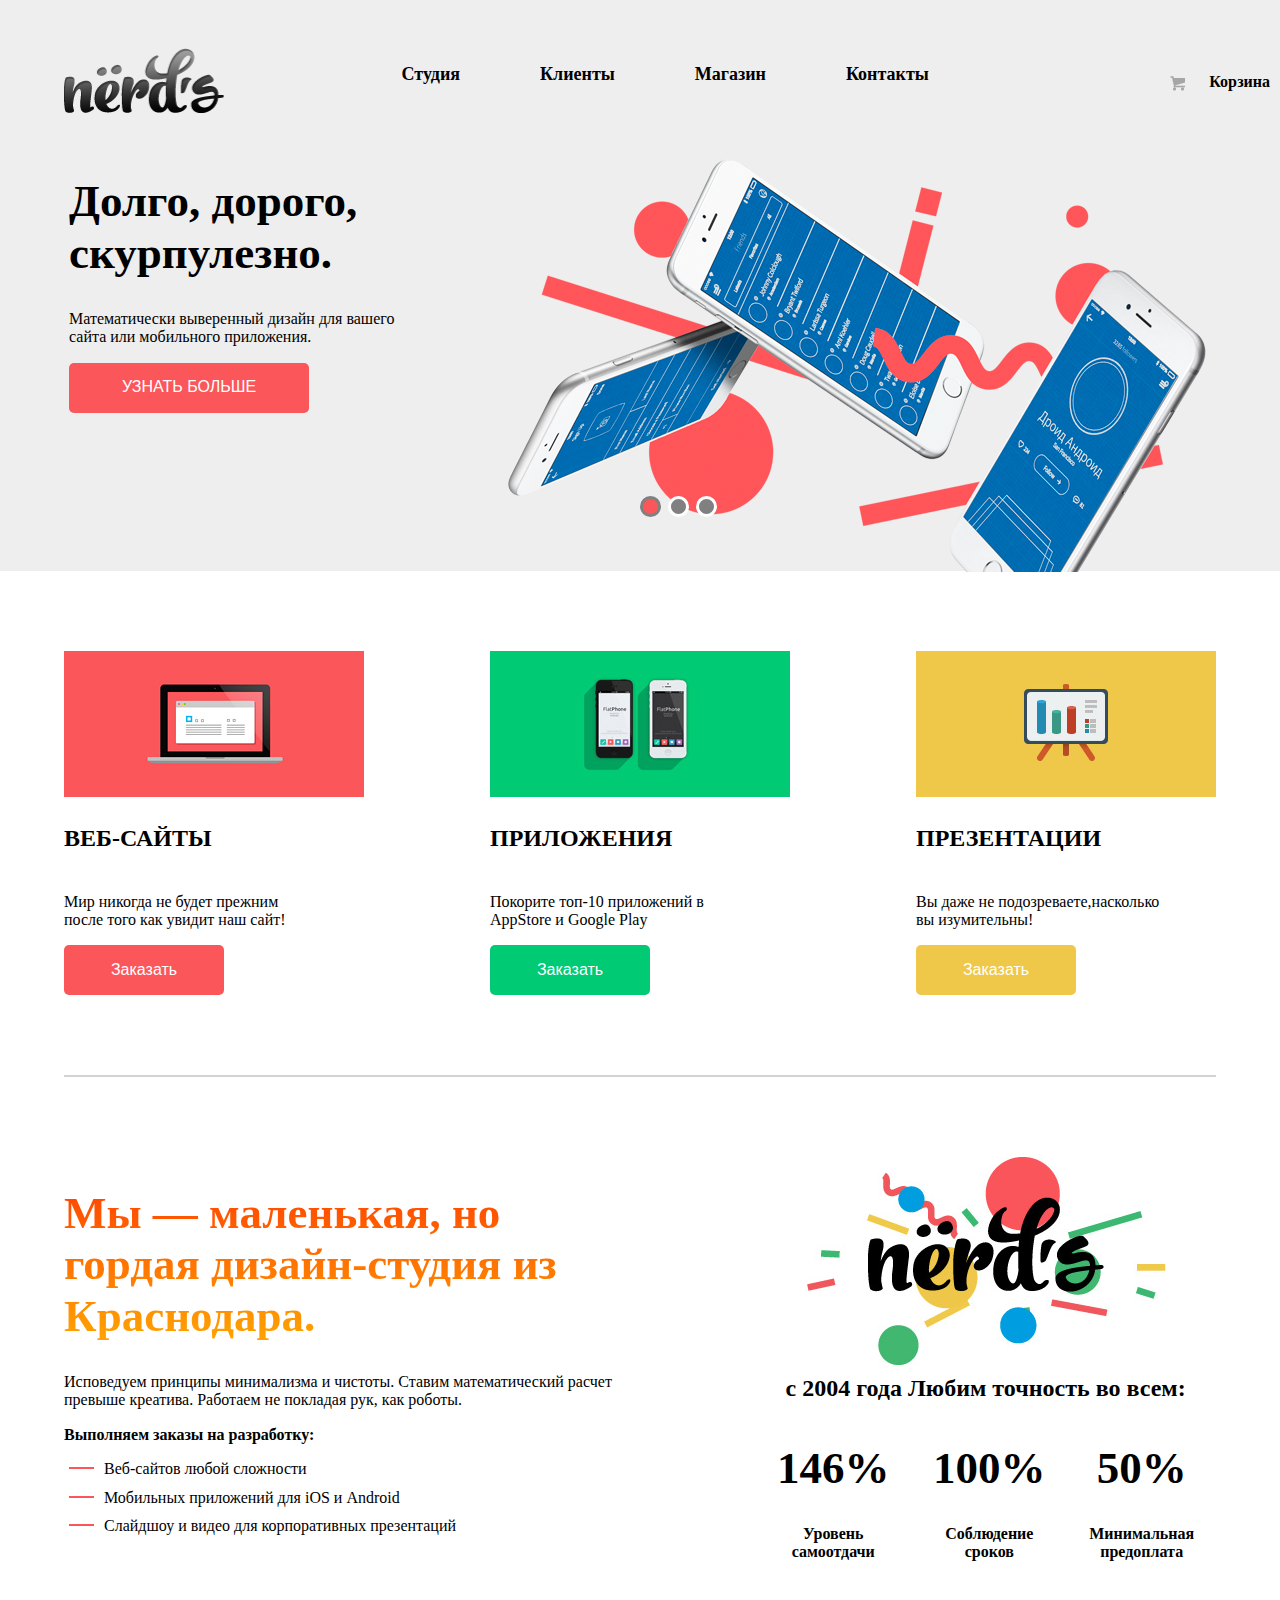
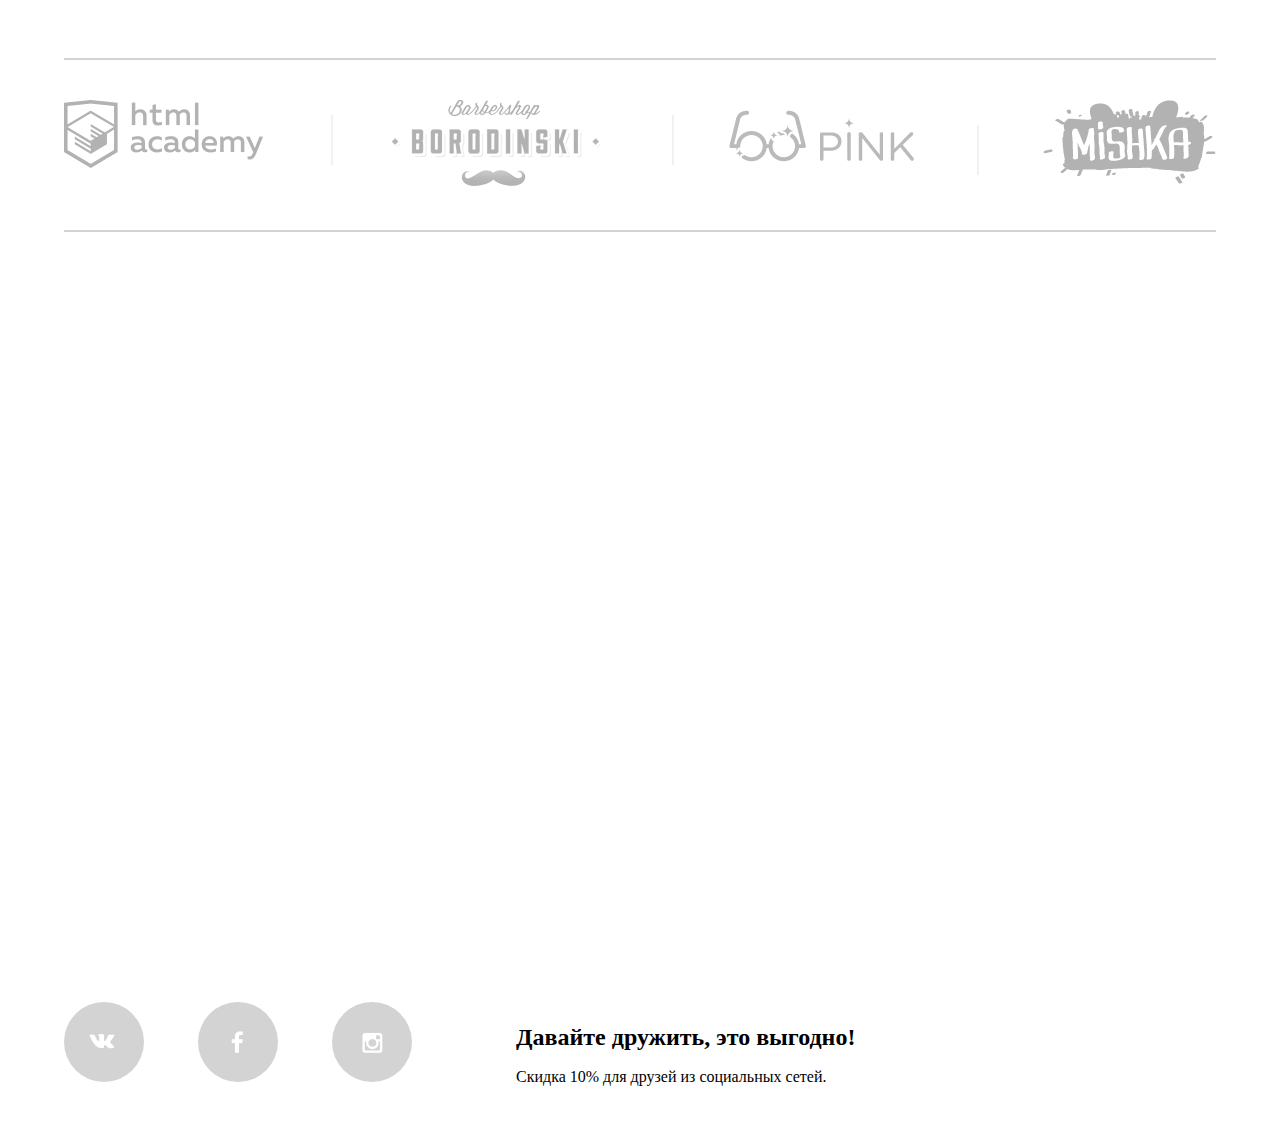
<file: index.html>
<!DOCTYPE html>
<html>
<head lang="ru">
	<meta charset="utf-8">
	<link rel="stylesheet" href="normalize.css">
	<link rel="stylesheet" href="css1.css">
	<link href="https://fonts.googleapis.com/css?family=Roboto&amp;subset=cyrillic" rel="stylesheet">
	<title>Nerds</title>
</head>
<body>
	<header>
		<nav>
		<div class="navi">	
			<div class="logo"><a href=""></a></div>
			<ul>
				<li><a href="">Студия</a></li>
				<li><a href="">Клиенты</a></li>
				<li><a href="D:\TRYES\Nerds\nerds-catalog.html">Магазин</a></li>
				<li><a href="">Контакты</a></li>
			</ul>
			<div class="box"><a href="" class="login">Корзина</a></div>
			<div class="slider">
				<input type="radio" name="slider1" id="slider1_1" checked="checked">
				<label for="slider1_1"></label>
				<input type="radio" name="slider1" id="slider1_2">
				<label for="slider1_2"></label>
				<input type="radio" name="slider1" id="slider1_3">
				<label for="slider1_3"></label>
				<div class="slider11 active">
				<div class="massege"><h1>Долго, дорого, скурпулезно.</h1><p>Математически выверенный дизайн для вашего сайта или мобильного приложения.</p><button>УЗНАТЬ БОЛЬШЕ</button></div>
				<div class="picture1"> </div>
			    </div>
			    <div class="slider22 hidden">
				<div class="massege"><h1 >Любим математику как никто другой</h1><p>Никакого креатива, только математические формулы для расчета идеальных пропорций.</p><button>УЗНАТЬ БОЛЬШЕ</button></div>
				<div class="picture2"> </div>
				</div>
				<div class="slider33 hidden">
				<div class="massege"><h1>Только ночь,только хардкор</h1><p>Работать днем, как все? Мы против этого.Ближе к полуночи работа только начинается.</p><button>УЗНАТЬ БОЛЬШЕ</button></div>
				<div class="picture3"> </div>
			</div>
		</div>
	</div>
		</nav>
	</header> 
<article>
	<div class="article">
	<div><img src="illustration-1.jpg" alt="Ноутбук" width="300" height="146"><h3>ВЕБ-САЙТЫ</h3><P class="select">Мир никогда не будет прежним после того как увидит наш сайт!</P><br><button name="red">Заказать</button></div>
	<div><img src="illustration-2.jpg" alt="Смартфон" width="300" height="146"><h3>ПРИЛОЖЕНИЯ</h3><p>Покорите топ-10 приложений в AppStore и Google Play</p><br><button name="green">Заказать</button></div>
	<div><img src="illustration-3.jpg" alt="Пюпитр" width="300" height="146"><h3>ПРЕЗЕНТАЦИИ</h3><P>Вы даже не подозреваете,насколько вы изумительны!</P><br><button name="yellow">Заказать</button></div>
	</div>
</article>
<article>
	<div class="about">
		<div class="text">
	<h1 class="colorful">Мы — маленькая, но гордая дизайн-студия из Краснодара.</h1>
	<p>Исповедуем принципы минимализма и чистоты. Ставим математический расчет превыше креатива. Работаем не покладая рук, как роботы.</p>
	<p style="font-weight: bold">Выполняем заказы на разработку:</p>
	<ul>
		<li>Веб-сайтов любой сложности</li>
		<li>Мобильных приложений для iOS и Android</li>
		<li>Слайдшоу и видео для корпоративных презентаций</li>
	</ul>
	    </div>
	<div class="pres">
		<div class="pic"></div>
		<h2>с 2004 года Любим точность во всем:</h2>
		<div><h1>146%</h1><p>Уровень <br>самоотдачи</p></div>
		<div><h1>100%</h1><p>Соблюдение <br>сроков<p></div>
		<div><h1>50%</h1><p>Минимальная <br>предоплата<p></div>
	</div>
	</div>
</article>
<aside>
	<div class="links">
		<a href="https://htmlacademy.ru/"></a>
		<a href="#"></a>
		<a href="#"></a>
		<a href="#"></a>
	</div>
</aside>
<footer>
	<iframe src="https://www.google.com/maps/embed?pb=!1m18!1m12!1m3!1d1998.598780459833!2d30.320926802881807!3d59.93879955621627!2m3!1f0!2f0!3f0!3m2!1i1024!2i768!4f13.1!3m3!1m2!1s0x4696310fca5ba729%3A0xea9c53d4493c879f!2z0JHQvtC70YzRiNCw0Y8g0JrQvtC90Y7RiNC10L3QvdCw0Y8g0YPQuy4sIDE5LCDQodCw0L3QutGCLdCf0LXRgtC10YDQsdGD0YDQsywgMTkxMTg2!5e0!3m2!1sru!2sru!4v1511271270458" width="800" height="600" frameborder="0" style="border:0" allowfullscreen></iframe>
	<div class="footer">
		<a href=""><DIV class="vk"><i></i> </DIV></a>
		<a href=""><DIV class="fb"><i></i> </DIV></a>
		<a href=""><DIV class="inst"> <i></i></DIV></a>
		<span>
		<h2>Давайте дружить, это выгодно!</h2>
		<p>Скидка 10% для друзей из социальных сетей.</p>
		</span>
	</div>
	<!-- <div class="adress"><h2>NERDS DESIGN STUDIO</h2><br><p>119186, Санкт-Петербург, ул. Б. Конюшенная, д. 19/8<br> тел. +7 (812) 275-75-75</p><button style="width: 220px; height: 50px; background-color: #fb565a; border: none; border-radius: 5px; color: white; margin-top: 30px">НАПИШИТЕ НАМ</button></div> -->
	<div class="popup"><h2>НАПИШИТЕ НАМ</h2>
		<form action="#" method="post">
			<label for="nam">Ваше имя<br>
			<input type="text"  id="name" placeholder="Представтесь, пожалуста">
			</label>
			<label for="mai">Ваш e-mail<br>
				<input type="email" id="mai" placeholder="Для отправки отчета">
			</label>
			<label for="let">Текст письма<br>
				<input type="text" id="let" placeholder="В свободной форме">
			</label >
			<button class="close"></button>
			<input type="submit" value="Отправить">
		</form>
	</div>
	<div class="modal-overlay visibility-hidden"> </div>
</footer>
<script src="js1.js"></script>
</body>
</html>
</file>
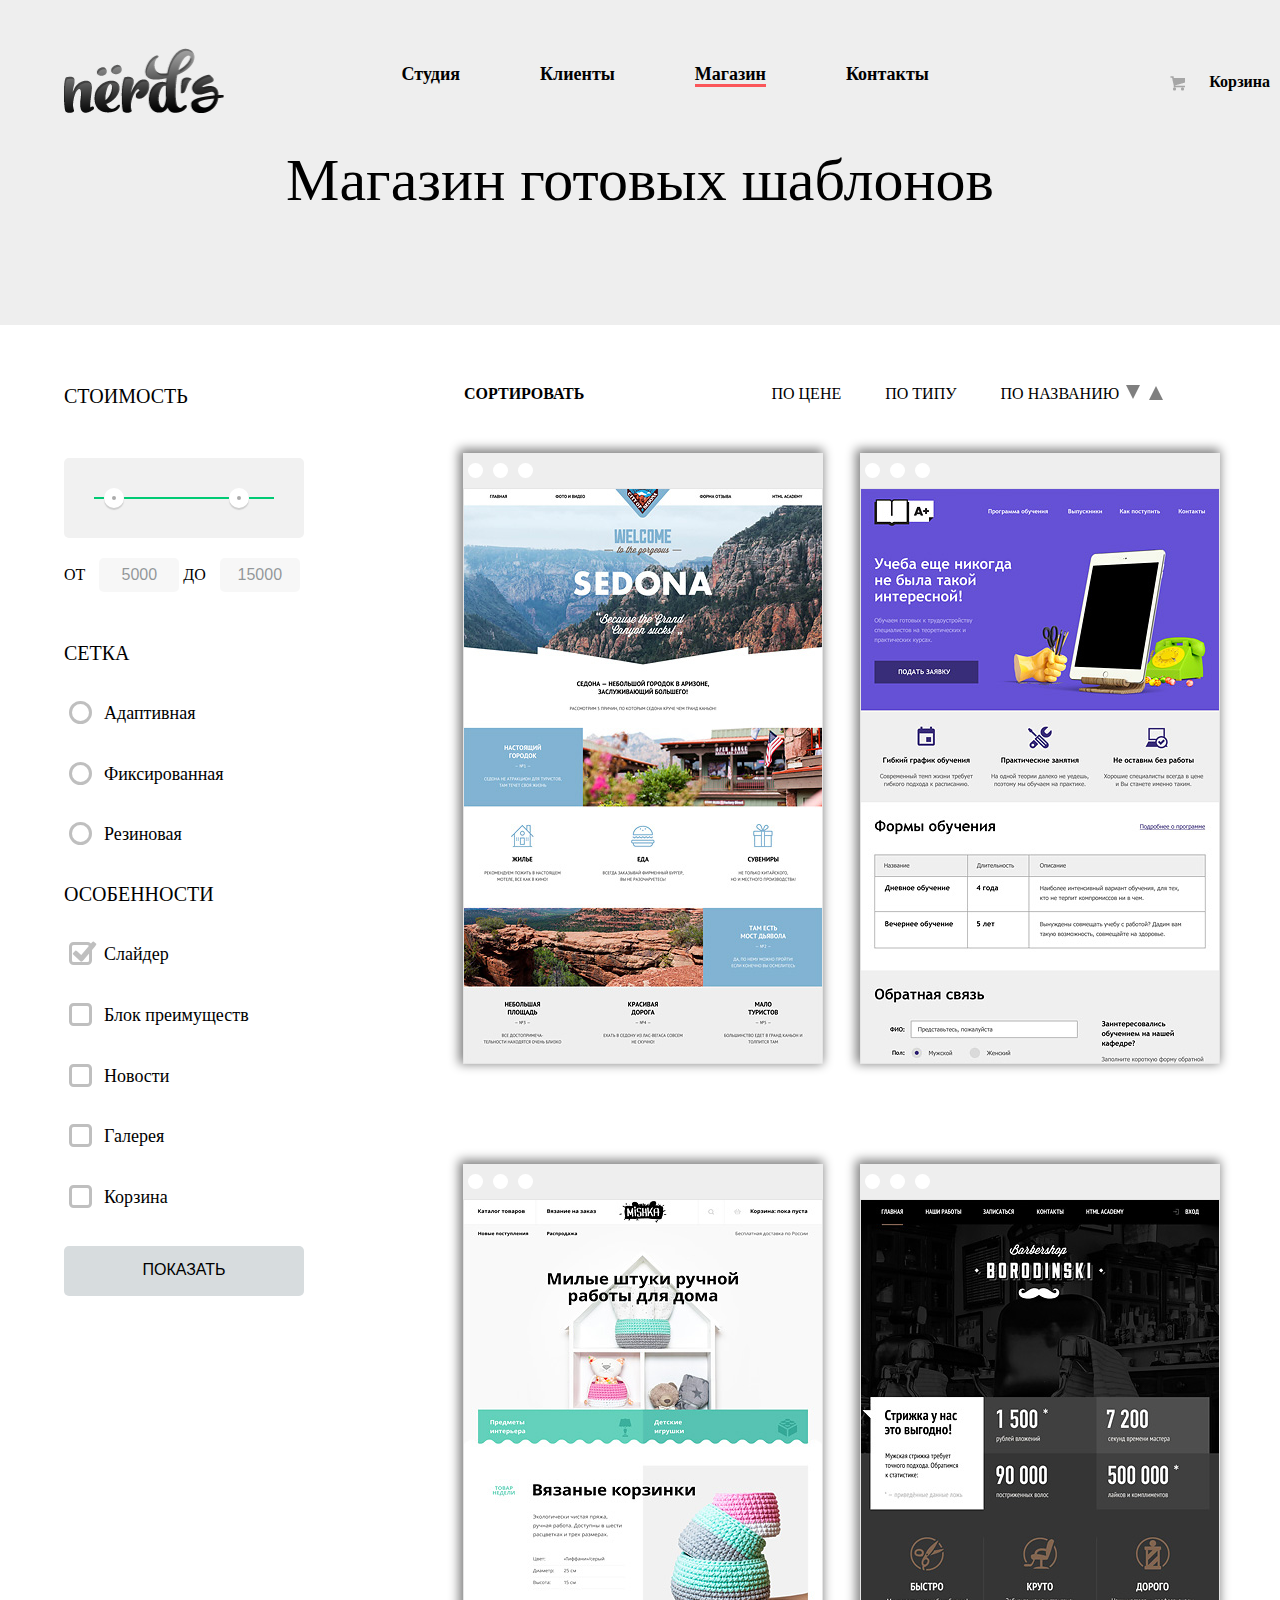
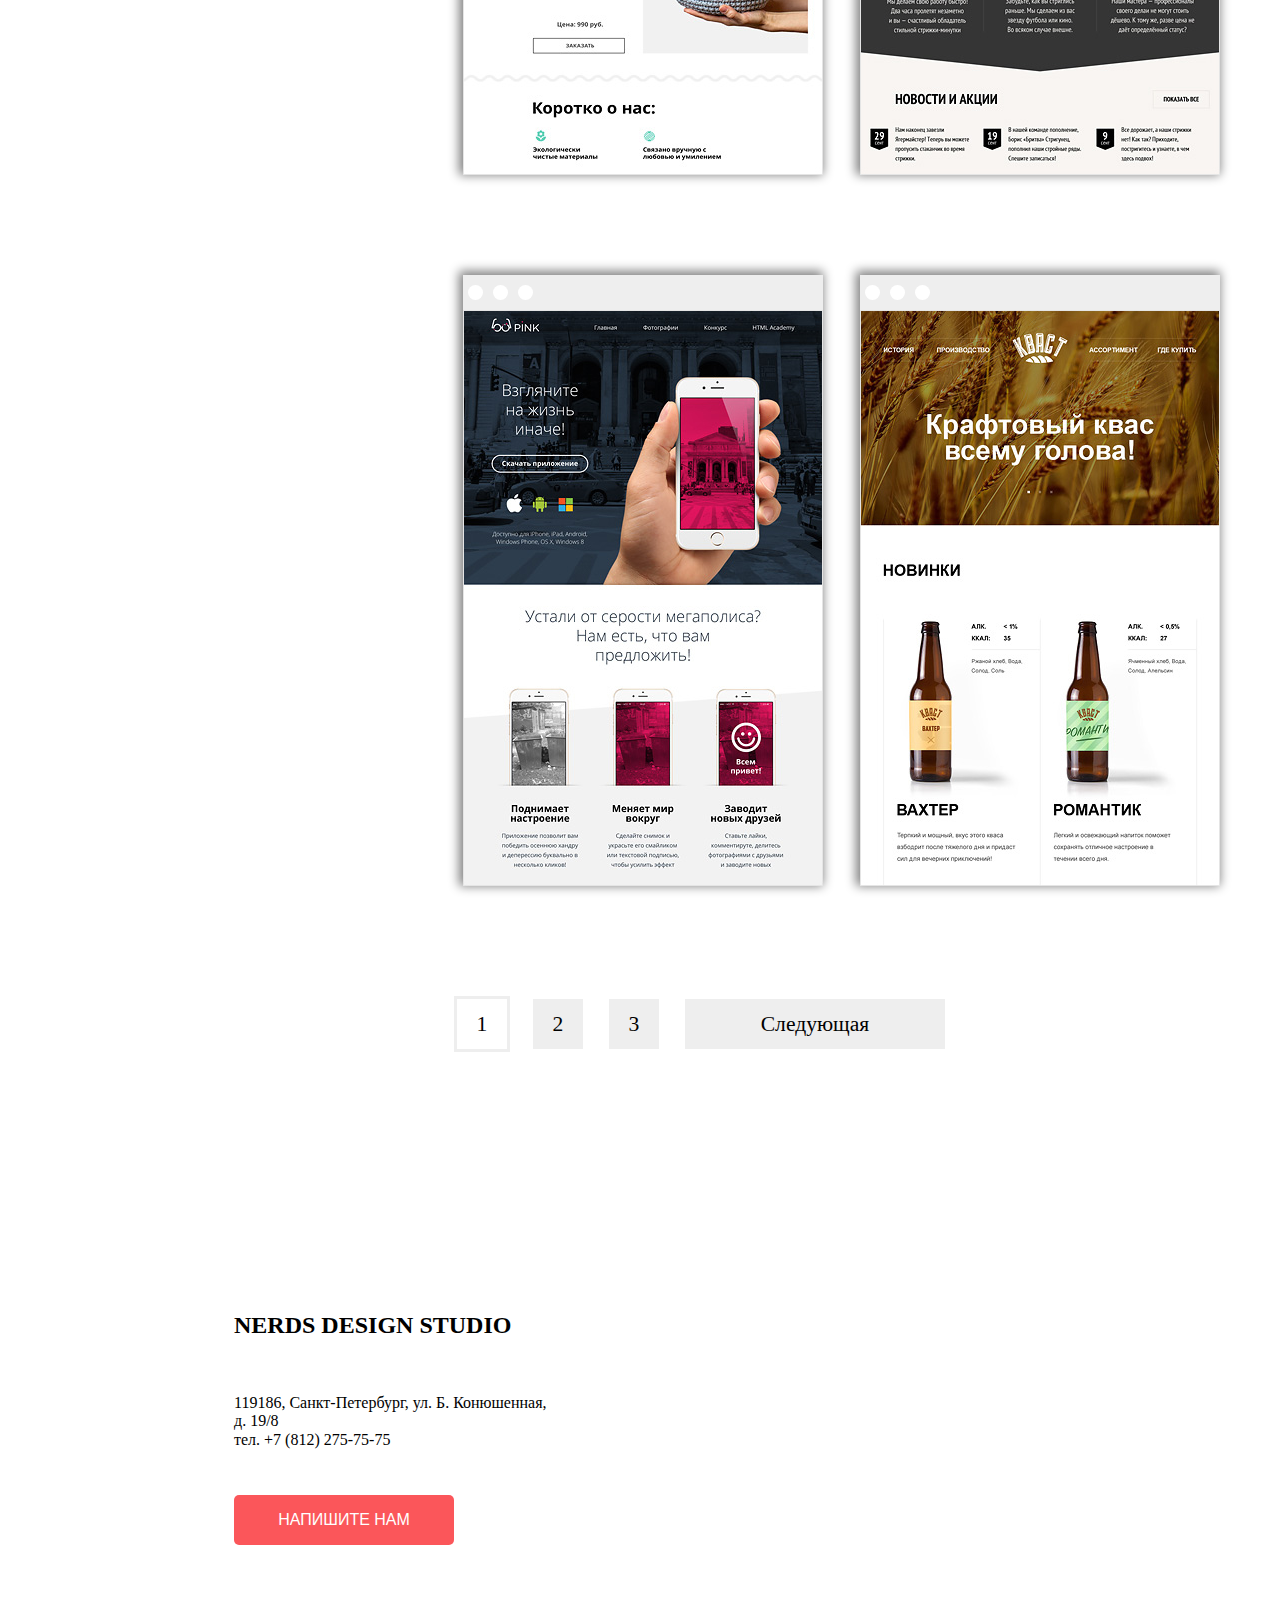
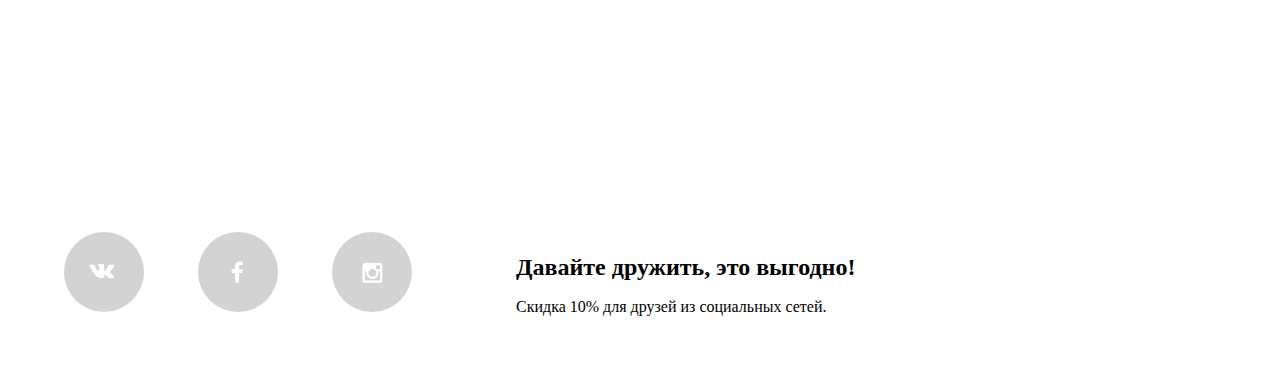
<file: nerds-catalog.html>
<!DOCTYPE html>
<html>
<head lang="ru">
	<meta charset="utf-8">
	<link rel="stylesheet" href="normalize.css">
	<link rel="stylesheet" href="css1.css">
	<link href="https://fonts.googleapis.com/css?family=Roboto&amp;subset=cyrillic" rel="stylesheet">
	<title>Nerds-catalog</title>
</head>
<body>
<header>
	<nav>
	<div class="navi">	
		<div class="logo"><a href=""></a></div>
		<ul>
			<li><a href="D:\TRYES\Nerds\index.html">Студия</a></li>
			<li><a href="">Клиенты</a></li>
			<li><a class="shop">Магазин</a></li>
			<li><a href="">Контакты</a></li>
		</ul>
		<div class="box"><a href="" class="login">Корзина</a></div>
		<span style="font-size: 60px">Магазин готовых шаблонов</span>
	</div>
	</nav>
</header>
<section>
	<div class="navigation">
		<span style="font-size: 20px;">СТОИМОСТЬ</span>
				<div class="range-filter">
					<div class="range-controls">
						<div class="scale">
							<div style="width: 100%" class="bar">
							</div>
						</div>
						<div class="toggle min-toggle"></div>
						<div class="toggle max-toggle"></div>
					</div>
					<div class="price-controls">
						ОТ <input type="text" name="min-price" value="5000"> ДО <input type="text" name="max-price" value="15000">
					</div>
				</div>
		<span style="font-size: 20px;" >СЕТКА</span>
		
		<ul class="net">
			<input type="radio" id="23" name="23"><label for="23"></label><li>Адаптивная</li>
			<input type="radio" id="24" name="23"><label for="24"></label><li>Фиксированная</li>
			<input type="radio" id="25" name="23"><label for="25"></label><li>Резиновая</li>
		</ul>
		<span style="font-size: 20px;" >ОСОБЕННОСТИ</span>
		<ul class="special">
			<input type="checkbox" id="31" name="31" checked="checked"><label for="31"></label><li>Слайдер</li>
			<input type="checkbox" id="32" name="31"><label for="32"></label><li>Блок преимуществ</li>
			<input type="checkbox" id="33" name="31"><label for="33"></label><li>Новости</li>
			<input type="checkbox" id="34" name="31"><label for="34"></label><li>Галерея</li>
			<input type="checkbox" id="35" name="31"><label for="35"></label><li>Корзина</li>
		</ul>
		<button type="button">ПОКАЗАТЬ</button>
	</div>
	<div class="window">
	<div class="example">
			<div class="sort">
				<span>СОРТИРОВАТЬ</span>
			</div>
			<div class="chose">
				<span>ПО ЦЕНЕ</span>
				<span>ПО ТИПУ</span>
				<span>ПО НАЗВАНИЮ</span>
			</div>
	</div>
	<div class="exsamples">
			<div class="option">
				<i></i><i></i><i></i>
				<img src="img-sedona.jpg" width="360" height="576">
				<div class="hover">
					<b><span>SEDONA</span><br><span>Информационный сайт для туристов</span><br><button type="button">9 900 РУБ.</button></b>
				</div>
			</div>
			<div class="option">
				<i></i><i></i><i></i>
				<img src="img-aplus.jpg" width="360" height="576">
				<div class="hover">
					<b><span>APLUS</span><br><span>Информационный сайт</span><br><button type="button">9 900 РУБ.</button></b>
				</div>
			</div>
			<div class="option">
				<i></i><i></i><i></i>
				<img src="img-mishka.jpg" width="360" height="576">
				<div class="hover">
					<b><span>MISHKA</span><br><span>Информационный</span><br><button type="button">9 900 РУБ.</button></b>
				</div>
			</div>
			<div class="option">
				<i></i><i></i><i></i>
				<img src="img-barbershop.jpg" width="360" height="576">
				<div class="hover">
					<b><span>BARBERSHOP</span><br><span>Информационный сайт</span><br><button type="button">9 900 РУБ.</button></b>
				</div>
			</div>
			<div class="option">
				<i></i><i></i><i></i>
			<img src="img-pink.jpg" width="360" height="576">
				<div class="hover">
					<b><span>PINK</span><br><span>Информационный сайт</span><br><button type="button">9 900 РУБ.</button></b>
				</div>
			</div>
			<div class="option">
				<i></i><i></i><i></i>
			<img src="img-kvast.jpg" width="360" height="576">
				<div class="hover">
					<b><span>KVAS</span><br><span>Информационный сайт</span><br><button type="button">9 900 РУБ.</button></b>
				</div>
			</div>
	</div>
		<nav>
			<div class="nav">
				<a href="" class="activlink">1</a>
				<a href="">2</a>
				<a href="">3</a>
				<a href="">Следующая</a>
			</div>
		</nav>
	</div>
	


</section>	
<footer>
	<iframe src="https://www.google.com/maps/embed?pb=!1m18!1m12!1m3!1d1998.598780459833!2d30.320926802881807!3d59.93879955621627!2m3!1f0!2f0!3f0!3m2!1i1024!2i768!4f13.1!3m3!1m2!1s0x4696310fca5ba729%3A0xea9c53d4493c879f!2z0JHQvtC70YzRiNCw0Y8g0JrQvtC90Y7RiNC10L3QvdCw0Y8g0YPQuy4sIDE5LCDQodCw0L3QutGCLdCf0LXRgtC10YDQsdGD0YDQsywgMTkxMTg2!5e0!3m2!1sru!2sru!4v1511271270458" width="800" height="600" frameborder="0" style="border:0" allowfullscreen></iframe>
	<div class="footer">
		<a href=""><DIV class="vk"><i></i> </DIV></a>
		<a href=""><DIV class="fb"><i></i> </DIV></a>
		<a href=""><DIV class="inst"> <i></i></DIV></a>
		<span>
		<h2>Давайте дружить, это выгодно!</h2>
		<p>Скидка 10% для друзей из социальных сетей.</p></span>
	</div>
	<div class="adress"><h2>NERDS DESIGN STUDIO</h2><br><p class="select">119186, Санкт-Петербург, ул. Б. Конюшенная, д. 19/8<br> тел. +7 (812) 275-75-75</p><button style="width: 220px; height: 50px; background-color: #fb565a; border: none; border-radius: 5px; color: white; margin-top: 30px">НАПИШИТЕ НАМ</button></div>
	<div class="popup"><h2>НАПИШИТЕ НАМ</h2>
		<form action="#" method="post">
			<label for="nam">Ваше имя<br>
			<input type="name" name="" id="nam" placeholder="Представтесь, пожалуста">
			</label>
			<label for="mai">Ваш e-mail<br>
				<input type="email" name="" id="mai" placeholder="Для отправки отчета">
			</label>
			<label for="let">Текст письма<br>
				<input type="text" name="" id="let" placeholder="В свободной форме">
			</label >
			<button class="close"></button>
			<input type="submit" value="Отправить">
		</form>
	</div>
</footer>
<script src="js1.js"></script>
</body>
</html>
</file>
<file: css1.css>
body{
	background-color: #ffffff;
    width: 100%;
    font-family: 'Roboto', 'Tahoma' sans-serif;
}
.visibility-hidden{
    display: none;
}

p::selection{
    background: Tomato;
    color: white;
}


img{
    max-width: 100%;
    height: auto;
}
h1{
    font-size: 45px;
}
h2,
h3{
    font-size: 24px;
}
p{
    font-size: 16px;
}
.navi{
    display: flex;
    justify-content: space-between;
    background-color: #eeeeee;
    width: 100%;
    flex-wrap: wrap;
    padding-top: 48px;
}
.colorful{
    background: -webkit-linear-gradient(OrangeRed, Orange);
    -webkit-text-fill-color: transparent;
    -webkit-background-clip:text;
}
.logo{
	background-image: url("spritesheet.png");
    background-repeat: no-repeat; 
    display: block;   
    width: 13%;
    height: 65px;
    background-position: -5px -1113px;
    margin-left: 5%;

}
.logo:hover{
    opacity: 0.8;
    transition-property: opacity;
    transition-duration: 0.2s;

}
.logo:active{
    opacity: 0.3;
    transition-property: opacity;
    transition-duration: 0.1s;
}


nav ul{
    display: flex;
	list-style: none;
}

nav li{
    text-align: center;
    font-size: 18px;
    margin-left: 40px;
    margin-right: 40px; 
    align-self: center;
    font-weight: bold;
    padding-bottom: 15px;
   
    
}
nav a{
    text-decoration: none;
    color: black;
}
nav a:hover{
    color: rgb(251, 86, 90);
    transition-property: color;
    transition-duration: 0.2s;
}
nav a:active{
    color: black;
    opacity: 0.3;
    transition-property: color, opacity;
    transition-duration: 0.2s;
}


.box{
    position: relative;
    margin: 10px;
    width: 200px;
    text-align: right;
    align-self: center;
    font-weight: bold;

}
.box:hover{
    color: rgb(251, 86, 90);
    transition-property: color;
    transition-duration: 0.2s;
}
.box:active{
    opacity: 0.3;
    transition-property: color, opacity;
    transition-duration: 0.2s;
}


.box::after{
    content: "";
    position: absolute;
    background-image: url(spritesheet.png);
    background-repeat: no-repeat;
    display: block;
    width: 15px;
    height: 15px;
    background-position: -5px -5px;
    top: 3px;
    left: 50%;
}

.slider{
    position: relative;
    width: 100%;
    height: 455px;
    margin-left: 5%;
    margin-right: 5%;
}

.massege{
    position: relative;
    width: 30%;
    padding: 5px;
    float: left;
}

.massege button{
    width: 240px; 
    height: 50px; 
    background-color: #fb565a;
    border: none;
    border-radius: 5px;
    color: #ffffff;
}
.massege button:hover{
    background-color: #e74246;
    transition-property: background-color;
    transition-duration: 0.3s;
    box-shadow: 0 0 3px 1px #fb565a;
}
.massege button:active{
    background-color: #d7373b;
    color: rgba(255, 255, 255, 0.3);
    border-top: 4px solid #c13135;
}

.picture1{
    background-image: url(slide1.png);
    background-repeat: no-repeat;
    width: 698px;
    height: 413px; 
    float: right;
    margin-right: 10px;
    margin-top: 18px;
    padding-bottom: 0;
}
.picture2{
    background-image: url(slide2.png);
    background-repeat: no-repeat;
    width: 663px;
    height: 430px; 
    float: right;
    
}
.picture3{
    background-image: url(slide3.png);
    background-repeat: no-repeat;
    width: 759px;
    height: 411px; 
    float: right;
    margin-top: 20px;
}
.active{
    display: block;
    animation-name: rise;
    animation-duration: 1.5s;
    
}
.hidden{
    display: none;
    
}

input[name="slider1"]{
    display: none;
}

input[name="slider1"]+label{
    position: relative;
    display: inline-block;
    width: 15px;
    height: 15px;
    border-radius: 50%;
    background: grey;
    border: 3px solid white;
    top: 380px;
    left: 50%;
    text-align: center;
    cursor: pointer;
    z-index: 100;
    margin-right: 3px;
    transition-property: border; 
    transition-property: background;
    transition-duration: 0.3s; 
}
input[name="slider1"]+label:hover{
    background: white;
    border: 3px solid grey;
}
input[name="slider1"]:checked+label{
    background: #fb565a;
    border: 3px solid grey;
}

.article{
    margin-top: 80px;
    display: flex;
    justify-content: space-between;
    margin-left: 5%;
    margin-right: 5%;
    border-bottom: 2px solid lightgray;
    padding-bottom: 80px;

}
.article button{
    width: 160px;
    height: 50px;
    border: none;
    border-radius: 5px; 
    color:white;
}
button[name="red"]{
    background-color: #fb565a;
}
button[name="red"]:hover{
    background-color: #e74246;
    transition-property: background-color;
    transition-duration: 0.3s;
    box-shadow: 0 0 3px 1px #fb565a;
}
button[name="red"]:active{
    background-color: #d7373b;
    color: rgba(255, 255, 255, 0.3);
    border-top: 4px solid #c13135;
}
button[name="green"]{
    background-color: #00ca74;
}
/*color="#00ca74" зеленый*/
/*color="#00bc6c" наведение*/
/*color="#00aa62" нажатие*/
button[name="green"]:hover{
    background-color: #00bc6c;
    transition-property: background-color;
    transition-duration: 0.3s;
    box-shadow: 0 0 3px 1px #00ca74;
}
button[name="green"]:active{
    background-color: #00aa62;
    color: rgba(255, 255, 255, 0.3);
    border-top: 4px solid #33cc00;
}
button[name="yellow"]{
    background-color: #efc84a;
}
button[name="yellow"]:hover{
    background-color: #eab534;
    transition-property: background-color;
    transition-duration: 0.3s;
    box-shadow: 0 0 3px 1px #fb565a;
}
button[name="yellow"]:active{
    background-color: #e5a722;
    color: rgba(255, 255, 255, 0.3);
    border-top: 4px solid #e6b800;
}
/*color="#efc84a" желтый*/
/*color="#eab534" наведение*/
/*color="#e5a722" нажатие*/

.article p{
    display: inline-block;
    width: 245px;
}

.about{
    margin-left: 5%;
    margin-right: 5%;
    margin-top: 80px;
    display: flex;
    flex-wrap: wrap;
    border-bottom: 2px solid lightgray;
    padding-bottom: 80px;
}
.about ul{
    
    list-style: none;
}
.about li{
    position: relative;
    margin-top: 10px;
}
.about li:before{
    content: "";
    position: absolute;
    width: 25px;
    height: 2px;
    background-color: #fb565a;
    top: 7px;
    left: -35px;
}

.text{
   width: 50%;
}

.pres{
    width: 40%;
    display: flex;
    flex-wrap: wrap;
    text-align: center;
    margin-left: auto;


}

.pres h2{
    margin: auto;
    margin-bottom: 10px;
    margin-top: 10px;
    width: 100%;
}
.pres div{
    font-weight: bold;
    margin: auto;
}
.pic{
    background-image: url(spritesheet.png);
    background-repeat: no-repeat;
    display: block;
    width: 360px;
    height: 208px;
    background-position: -5px -895px;
    margin-left: auto;
    margin-right: auto;
}
.links{
    padding-top: 40px;
    padding-bottom: 40px;
    margin-left: 5%;
    margin-right: 5%;
    display: flex;
    justify-content: space-between;
    border-bottom: 2px solid lightgray;
}
.links a:nth-child(1){
    display: block;
    background-image: url(spritesheet.png);
    background-repeat: no-repeat;
    width: 199px;
    height: 68px;
    background-position: -5px -561px;
    opacity: 0.3;
    position: relative;
}
.links a:nth-child(1):hover{
    opacity: 1;
}
.links a:nth-child(1):active{
    opacity: 0.3;
}
.links a:nth-child(1)::after{
    content: "";
    position: absolute;
    width: 2px;
    height: 50px;
    background-color: lightgray;
    right: -35%;
    top: 15px;
}

.links a:nth-child(2){
    display: block;
    background-image: url(spritesheet.png);
    background-repeat: no-repeat;
    width: 209px;
    height: 90px;
    background-position: -5px -639px;
    opacity: 0.3;
    position: relative;

}
.links a:nth-child(2):hover{
    opacity: 1;
}
.links a:nth-child(2):active{
    opacity: 0.3;
}
.links a:nth-child(2)::after{
    content: "";
    position: absolute;
    width: 2px;
    height: 50px;
    background-color: lightgray;
    right: -35%;
    top: 15px;
}
.links a:nth-child(3){
    display: block;
    background-image: url(spritesheet.png);
    background-repeat: no-repeat;
    width: 185px;
    height: 52px;
    background-position: -5px -739px;
    opacity: 0.3;
    position: relative;
    margin-top: 10px;


}
.links a:nth-child(3):hover{
    opacity: 1;
}
.links a:nth-child(3):active{
    opacity: 0.3;
}
.links a:nth-child(3)::after{
    content: "";
    position: absolute;
    width: 2px;
    height: 50px;
    background-color: lightgray;
    right: -35%;
    top: 15px;
}
.links a:nth-child(4){
    background-image: url(spritesheet.png);
    background-repeat: no-repeat;
    display: block;
    width: 173px;
    height: 84px;
    background-position: -5px -801px;
    opacity: 0.3;
}
.links a:nth-child(4):hover{
    opacity: 1;
}
.links a:nth-child(4):active{
    opacity: 0.3;
}
footer{
    display: flex;
    position: relative;
    padding-top: 70px;
    padding-bottom: 40px;
    /*height: 300px;*/
    margin-left: 5%;
    margin-right: 5%;
    flex-wrap: wrap;
    flex: 0 0 auto;
    
}


.footer div{
    display: inline-block;
    position: relative;
    width: 80px;
    height: 80px;
    background: lightgray;
    border-radius: 50%;
    margin-right: 50px;
}
.footer div:hover{
    background-color:#e74246;
}

.vk i{
    position: absolute;
    display: block;
    background-image: url(spritesheet.png);
    background-repeat: no-repeat;
    display: block;
    width: 26px;
    height: 15px;
    background-position: -5px -1188px;
    top: 32px;
    left: 25px;
}

.fb i{
    position: absolute;
    display: block;
    background-image: url(spritesheet.png);
    background-repeat: no-repeat;
    display: block;
    width: 12px;
    height: 22px;
    background-position: -5px -30px;
    top: 29px;
    left: 33px;
    
}
.inst i{
    position: absolute;
    display: block;
    background-image: url(spritesheet.png);
    background-repeat: no-repeat;
    display: block;
    width: 21px;
    height: 21px;
    background-position: -5px -530px;
    top: 30px;
    left: 30px;
}
.footer span{
    display: inline-block;
    line-height: 20px;
    margin-left: 50px;
}
iframe{
    width: 100%;
    margin-bottom: 100px;
}
.adress{
    position: absolute;
    background-color: #ffffff;
    width: 320px;
    height: 310px;
    padding: 30px;
    top: 200px;
    left: 140px;
}
.modal-overlay{
    position: fixed;
    top: 0;
    left: 0;
    width: 100%;
    height: 100%;
    background-color: rgba(0, 0, 0, 0.5);
    z-index: 120;
}
.popup{
    position: fixed;
    top: 20%;
    left: 15%;
    width: 60%;
    height: 380px;
    background-color: #ffffff;
    z-index: 20;
    padding: 80px 60px;
    display: none;
    z-index: 150;

}
.popup-show{
    display: block;
    animation-name: bounce;
    animation-duration: 0.6s;
}
form{
    display: flex;
    flex-wrap: wrap;
    width: 100%;
    margin: auto;

}
label{
    font-weight: bold;
}
#name{
    outline: none;
    width: 330px;
    height: 40px;
    margin-right: 17px;
    margin-top: 5px;
    margin-bottom: 15px;
    padding: 3px 7px;
    border: 2px solid black;
    opacity: 0.5;
}
#name:focus{
    opacity: 1;
}
input[type="email"]{
    width: 330px;
    height: 40px;
    margin-top: 5px;
    padding: 3px 7px;
    border: 2px solid black;
    opacity: 0.5;
    outline: none;
    
}
input[type="email"]:focus{
    opacity: 1;
}
label[for="mai"]{
    margin-left: 20px;
}
input[type="text"]{
    width: 725px;
    padding-bottom: 110px;
    padding-top: 7px;
    padding-left: 7px;
    margin-top: 5px;
    border: 2px solid black;
    opacity: 0.5;
    outline: none;

}
input[type="text"]:focus{
    opacity: 1;
}
input[type="submit"]{
    width: 240px; 
    height: 50px; 
    background-color: #fb565a;
    border: none;
    border-radius: 5px;
    color: #ffffff;
    margin-top: 50px;
}

.close{
    position: absolute;
    width: 20px;
    height: 20px;
    top: 110px;
    right: 70px;
    background: none;
    border: none;
    cursor: pointer;
}
.close::before,
.close::after{
    content: "";
    position: absolute;
    width: 17px;
    top: 8px;
    right: 1px;
    height: 3px;
    background-color: red;
}
.close::before{
    transform: rotate(45deg);
}
.close::after{
    transform: rotate(-45deg);
}
.btnclose{
    animation-name: bounce-back;
    animation-duration: 0.6s;
    display: none;
}

@keyframes bounce{
    0% { transform: translateY(-2000px); }
    70% { transform: translateY(30px); }
    90% { transform: translateY(-10px); }
    100% { transform: translateY(0); }
}
@keyframes bounce-back{
    0% { transform: translateY(0); }
    70% { transform: translateY(-10px); }
    90% { transform: translateY(30px); }
    100% { transform: translateY(-2000px); }
} 

@keyframes rise{
    0% {opacity: 0}
    100% {opacity: 1;}
} 

/*Стриница 2 catalog*/

.shop{
    border-bottom: 3px solid #fb565a;
    
}

nav span{
    margin-left: auto;
    margin-right: auto;
    margin-bottom: 110px;
    margin-top: 30px;
}

section{
    display: flex;
    flex-direction: row;

}
.range-filter{
    width: 240px;
    margin: 50px auto;
}
.range-controls{
    position: relative;
    height: 80px;
    margin-bottom: 15px;
    padding: 0 30px;
    background: #F1F1F1;
    border-radius: 5px;
    overflow: hidden;
}
.range-controls .scale{
    margin-top: 39px;
    height: 2px;
    background: #d7dcde;
}
.range-controls .bar{
    height: 2px;
    background: #00ca74;
}
.range-controls .toggle{
    position: absolute;
    top: 30px;
    left: 30px;
    width: 4px;
    height: 4px;
    border: 8px solid white;
    background: #ababab;
    cursor: pointer;
    border-radius: 50%;
    box-shadow: 0 2px 1px 0 #cfcfcf;
    z-index: 150;
}
.range-controls .min-toggle{
    left: 40px;
}
.range-controls .max-toggle{
    left: 165px;
}
.price-controls input{
    width: 60px;
    padding: 8px 10px;
    margin-left: 10px;
    border: none;
    background: #f1f1f1;
    font-size: 16px;
    font-weight: 300;
    text-align: center;
    color: #283136;
    border-radius: 5px;
}
.price-controls .min-price{
    margin-right: 14px;

}
.price-controls{
    white-space: nowrap;
}
.navigation{
    justify-content: flex-start;
    margin-left: 5%;
    margin-top: 60px;
    margin-right: 140px;
}
.navigation ul{
    list-style: none;
    font-size: 18px;
}
.navigation ul li{
    padding: 20px 0;
}

.net input{
    display: none;
}
.net input+label{
    content: "";
    position: absolute;
    width: 17px;
    height: 17px;
    border-radius: 50%;
    color: blue;
    cursor: pointer;
    border: 3px solid grey;
    margin-left: -35px;
    margin-top: 18px;
    opacity: 0.5;
}
.net input+label:hover{
    opacity: 1;
}
.net input:checked+label:before{
    content: "";
    display: block;
    height: 7px;
    width: 7px;
    background-color: grey;
    margin-left: 5px;
    margin-top: 5px;
    border-radius: 50%;
    opacity: 1;
}

.special input{
    display: none;
}
.special input+label{
    content: "";
    position: absolute;
    width: 17px;
    height: 17px;
    border-radius: 20%;
    cursor: pointer;
    border: 3px solid grey;
    margin-left: -35px;
    margin-top: 18px;
    opacity: 0.5;
}
.special input+label:hover{
    opacity: 1;
}

.special input:checked+label:before{
    content: "";
    display: block;
    width: 5px;
    height: 12px;
    margin-left: 4px;
    margin-top: 5px;
    color: red;
    background-color: grey;
    transform:  rotate(-47deg);
    border-radius: 15%;
    opacity: 1;
    z-index: 20;
}
.special input:checked+label:after{
    content: "";
    display: block;
    width: 5px;
    height: 23px;
    margin-left: 13px;
    margin-top: -22px;
    background-color: grey;
    transform:  rotate(40deg);
    border-radius: 15%;
    opacity: 1;
    z-index: 20;
}

.navigation button{
    width: 240px; 
    height: 50px; 
    background-color: #d7dcde;
    border: none;
    border-radius: 5px;
    outline: none;

}

.navigation button:hover{
    background-color: grey;
    transition-property: background-color;
    transition-duration: 0.3s;
    box-shadow: 0 0 3px 1px darkgrey;
}
.navigation button:active{
    background-color: grey;
    border-top: 4px solid darkgrey;
}
.window{
    display: flex;
    flex-direction: row;
    flex-wrap: wrap;
    align-items: flex-start;
    justify-content: flex-start;
    margin-top: 60px;

}
.example{
    display: flex;
    flex-grow: 1;
    margin-bottom: 50px;
    margin-right: 5%;
}
.sort{
    flex-grow: 3;

}
.sort span{
    padding: 20px;
    font-weight: bold;
    
   
}
.chose{
    flex-grow: 1;
}

.chose span{
    padding: 20px;
}
.chose span:last-child{
    margin-right: 50px;
}
.chose span:last-child:before{
    content:"";
    position: absolute;
    display: inline-block;
    border: 7px solid transparent;
    border-top: 14px solid black;
    margin-left: 125px;
    opacity: 0.5;
}
.chose span:last-child:hover::before{
    opacity: 1;
}
.chose span:last-child:after{
    content:"";
    position: absolute;
    display: inline-block;
    border: 7px solid transparent;
    border-bottom: 14px solid black;
    margin-left: 30px;
    margin-top: -6px;
    opacity: 0.5;
}
.chose span:last-child:hover:after{
    opacity: 1;
}

.exsamples{
    display: flex;
    flex-wrap: wrap;
    justify-content: space-around;
    align-items: flex-start;
    margin-right: 5%;
}

.option{
    position: relative;
    margin-bottom: 100px;
    width: 360px;
    height: 611px;
    background-color: #eeeeee;
    box-shadow: -2px -2px 10px 2px grey;
}

.option i{
    display: block;
    float: left;
    width: 15px;
    height: 15px;
    border-radius: 50%;
    background-color: white;
    margin: 10px 5px 10px 5px;

}
.option img{
    border:none;

}
.option:hover{
    background-color: #808080;

}

.hover{
    position: absolute;
    display: none;
    width: 360px;
    height: 50%;
    background-color: #eeeeee;
    bottom: 0;
    text-align: center;
    transition: all 1s ease;
    
}

.hover b{
    display: inline-block;
    /*border:1px solid black;*/
    width: 65%;
    margin-top: 50px;
    text-align: center;
    font-weight: normal;
    font-style: normal;
    font-size: 1.35em;
}

.hover span{
    display: inline-block;
    margin-bottom: 20px; 
}
.hover span:first-child{
    font-weight:bold;
}
.hover button{
    width: 240px; 
    height: 50px; 
    background-color: #fb565a;
    border: none;
    border-radius: 5px;
    color: #ffffff;
    margin-top: 20px;
    cursor: pointer;
}
.hover button:hover{
    background-color: #e74246;
    transition-property: background-color;
    transition-duration: 0.3s;
    box-shadow: 0 0 3px 1px #fb565a;
    cursor: pointer;
}
.hover button:active{
    background-color: #d7373b;
    color: rgba(255, 255, 255, 0.3);
    border-top: 4px solid #c13135;
    cursor: pointer;
}
.option:hover .hover{
    display: block;
}
.nav{
    display: flex;
}

.nav a{
    display: block;
    font-size: 1.35em;
    width: 50px;
    height: 50px;
    background-color: #eeeeee;
    margin: 10px;
    text-align: center;
    line-height: 50px;
    border: 3px solid white;
    
}
.nav a:last-child{
    width: 260px;
}
.nav .activlink{
    background-color: white;
    border: 3px solid #eeeeee;
}
.nav a:hover{
    color: black;
    background-color: darkgrey;
}

/*,
.exsamples div:nth-child(2),
.exsamples div:nth-child(3),
.exsamples div:nth-child(4),
.exsamples div:nth-child(5),
.exsamples div:nth-child(6)
*/



    /*color="#fb565a" красный
/*color="#e74246" наведение*/
/*color="#d7373b" нажатие*/
    /*color="#00ca74" зеленый*/
/*color="#00bc6c" наведение*/
/*color="#00aa62" нажатие*/
    /*color="#efc84a" желтый*/
/*color="#eab534" наведение*/
/*color="#e5a722" нажатие*/
 /*border: 1px solid black;*/
























.sprite {
    background-image: url(spritesheet.png);
    background-repeat: no-repeat;
    display: block;
}

.sprite-cart-icon {
    width: 15px;
    height: 15px;
    background-position: -5px -5px;
}

.sprite-fb-icon {
    width: 12px;
    height: 22px;
    background-position: -5px -30px;
}

.sprite-illustration-1 {
    width: 300px;
    height: 146px;
    background-position: -5px -62px;
}

.sprite-illustration-2 {
    width: 300px;
    height: 146px;
    background-position: -5px -218px;
}

.sprite-illustration-3 {
    width: 300px;
    height: 146px;
    background-position: -5px -374px;
}

.sprite-insta-icon {
    width: 21px;
    height: 21px;
    background-position: -5px -530px;
}

.sprite-logo-1 {
    width: 199px;
    height: 68px;
    background-position: -5px -561px;
}

.sprite-logo-2 {
    width: 209px;
    height: 90px;
    background-position: -5px -639px;
}

.sprite-logo-3 {
    width: 185px;
    height: 52px;
    background-position: -5px -739px;
}

.sprite-logo-4 {
    width: 173px;
    height: 84px;
    background-position: -5px -801px;
}

.sprite-nerds-illustration-jpg {
    width: 360px;
    height: 208px;
    background-position: -5px -895px;
}

.sprite-nerds-logo {
    width: 160px;
    height: 65px;
    background-position: -5px -1113px;
}

.sprite-vk-icon {
    width: 26px;
    height: 15px;
    background-position: -5px -1188px;
}
</file>
